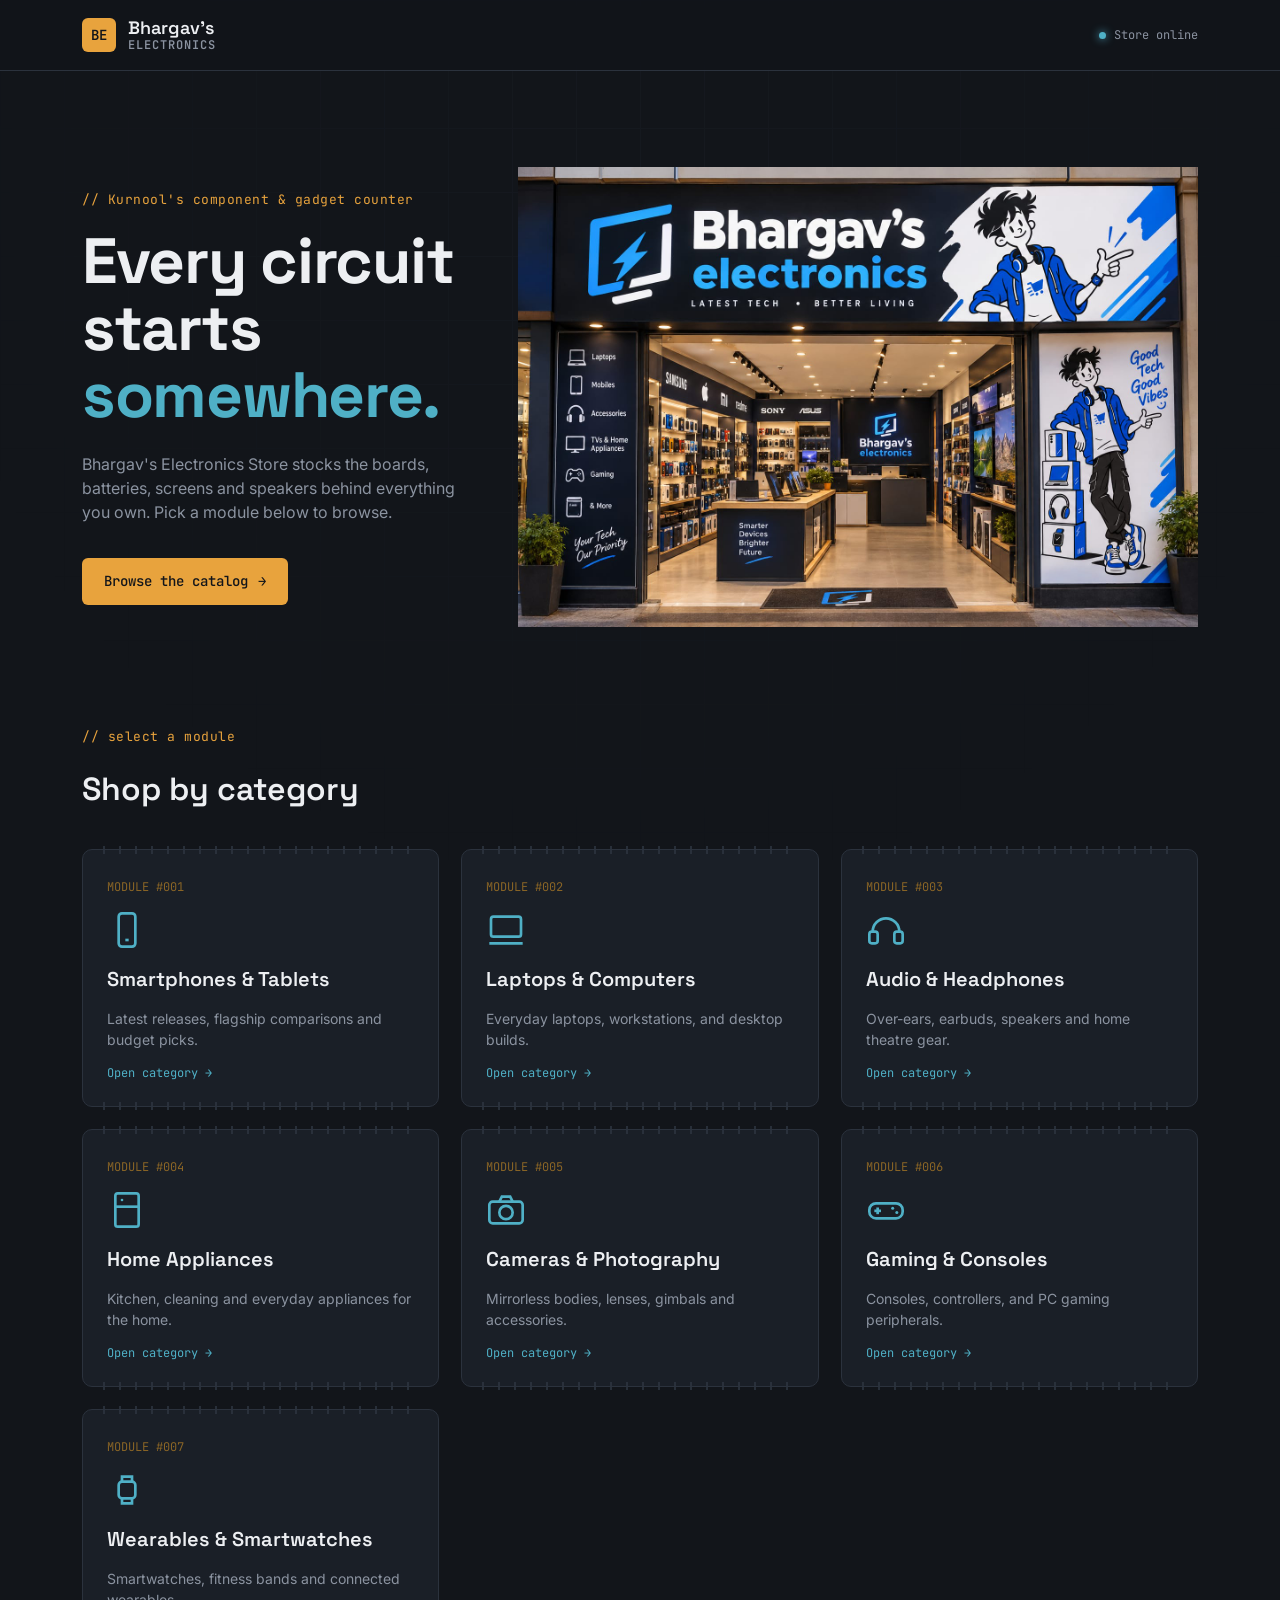
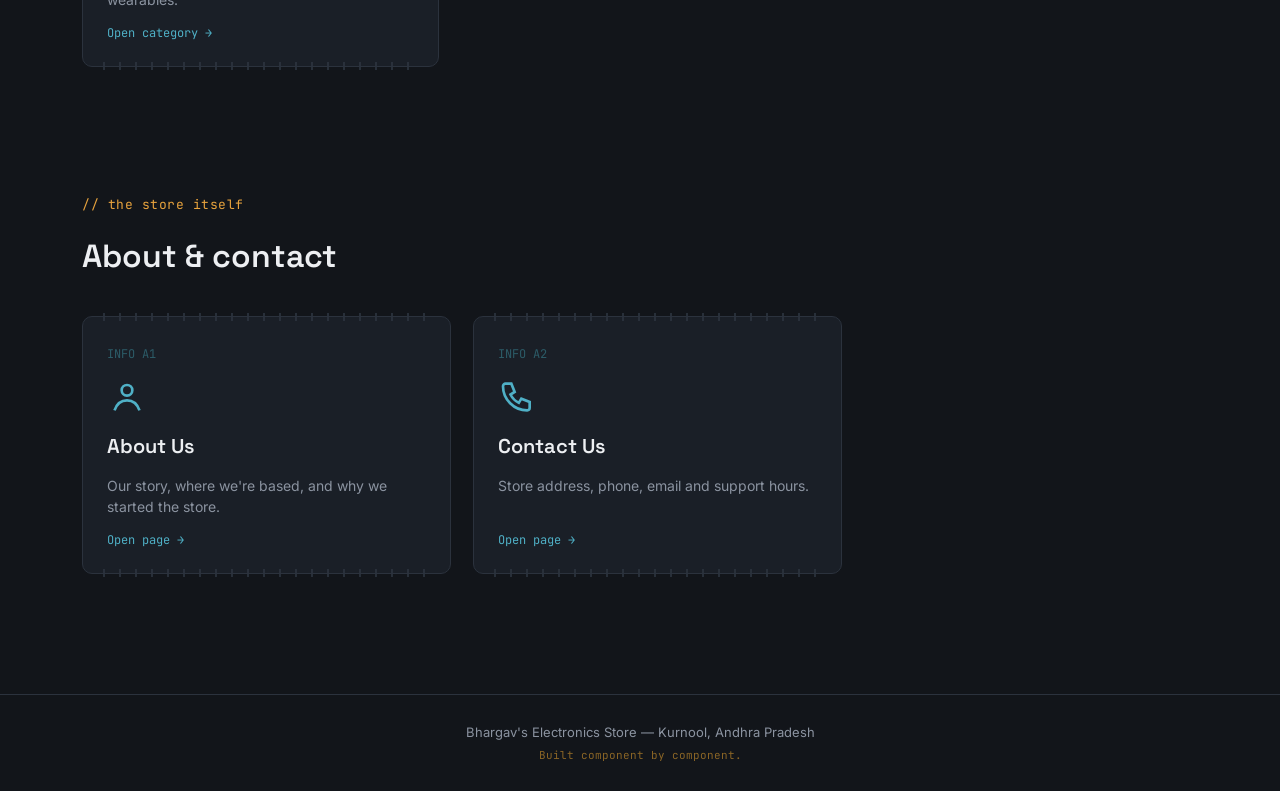
<file: index.html>
<!DOCTYPE html>
<html lang="en">
<head>
<meta charset="UTF-8">
<meta name="viewport" content="width=device-width, initial-scale=1.0">
<title>Bhargav's Electronics Store</title>
<link rel="preconnect" href="https://fonts.googleapis.com">
<link href="https://fonts.googleapis.com/css2?family=Space+Grotesk:wght@400;500;600;700&family=JetBrains+Mono:wght@400;500;600&family=Inter:wght@400;500;600&display=swap" rel="stylesheet">
<link rel="stylesheet" href="style.css">
</head>
<body>

<div class="board-bg" id="boardBg" aria-hidden="true"></div>

<header class="site-header">
  <div class="header-inner">
    <div class="brand">
      <span class="brand-mark">BE</span>
      <span class="brand-name">Bhargav's<em>Electronics</em></span>
    </div>
    <nav class="header-nav">
      <span class="nav-status"><span class="dot"></span>Store online</span>
    </nav>
  </div>
</header>

<main>
  <section class="hero">
    <div class="hero-inner">
      <p class="eyebrow">// Kurnool's component &amp; gadget counter</p>
      <h1 class="hero-title">Every circuit<br>starts <span class="accent">somewhere.</span></h1>
      <p class="hero-sub">Bhargav's Electronics Store stocks the boards, batteries, screens and speakers behind everything you own. Pick a module below to browse.</p>
      <a href="#catalog" class="hero-cta">Browse the catalog <span class="arrow">→</span></a>
    </div>
    <div class="hero-schematic" aria-hidden="true">
      <img src="store.jpeg" width="680" height="460" alt ="Schematic illustration of a circuit board" loading="lazy" class="hero-schematic-img"/>
      <svg class="hero-schematic-svg" viewBox="0 0 480 360" xmlns="http://www.w3.org/2000/svg">   
        <g class="trace-group">
          <path d="M240 146 V60 H120" class="trace"/>
          <path d="M240 146 V60 H360" class="trace"/>
          <path d="M206 180 H40" class="trace"/>
          <path d="M274 180 H440" class="trace"/>
          <path d="M240 214 V300 H90" class="trace"/>
          <path d="M240 214 V300 H390" class="trace"/>
        </g>
        <g class="nodes">
          <circle cx="120" cy="60" r="5"/>
          <circle cx="360" cy="60" r="5"/>
          <circle cx="40" cy="180" r="5"/>
          <circle cx="440" cy="180" r="5"/>
          <circle cx="90" cy="300" r="5"/>
          <circle cx="390" cy="300" r="5"/>
        </g>
      </svg>
    </div>
  </section>

  <section class="catalog" id="catalog">
    <div class="catalog-heading">
      <p class="eyebrow">// select a module</p>
      <h2>Shop by category</h2>
    </div>

    <div class="chip-grid" id="chipGrid">
      <!-- Chips injected by script.js -->
    </div>
  </section>

  <section class="catalog info-section" id="info">
    <div class="catalog-heading">
      <p class="eyebrow">// the store itself</p>
      <h2>About &amp; contact</h2>
    </div>

    <div class="chip-grid chip-grid--info" id="infoGrid">
      <!-- Chips injected by script.js -->
    </div>
  </section>
</main>

<footer class="site-footer">
  <p>Bhargav's Electronics Store — Kurnool, Andhra Pradesh</p>
  <p class="footer-fine">Built component by component.</p>
</footer>

<script src="script.js"></script>
</body>
</html>
</file>
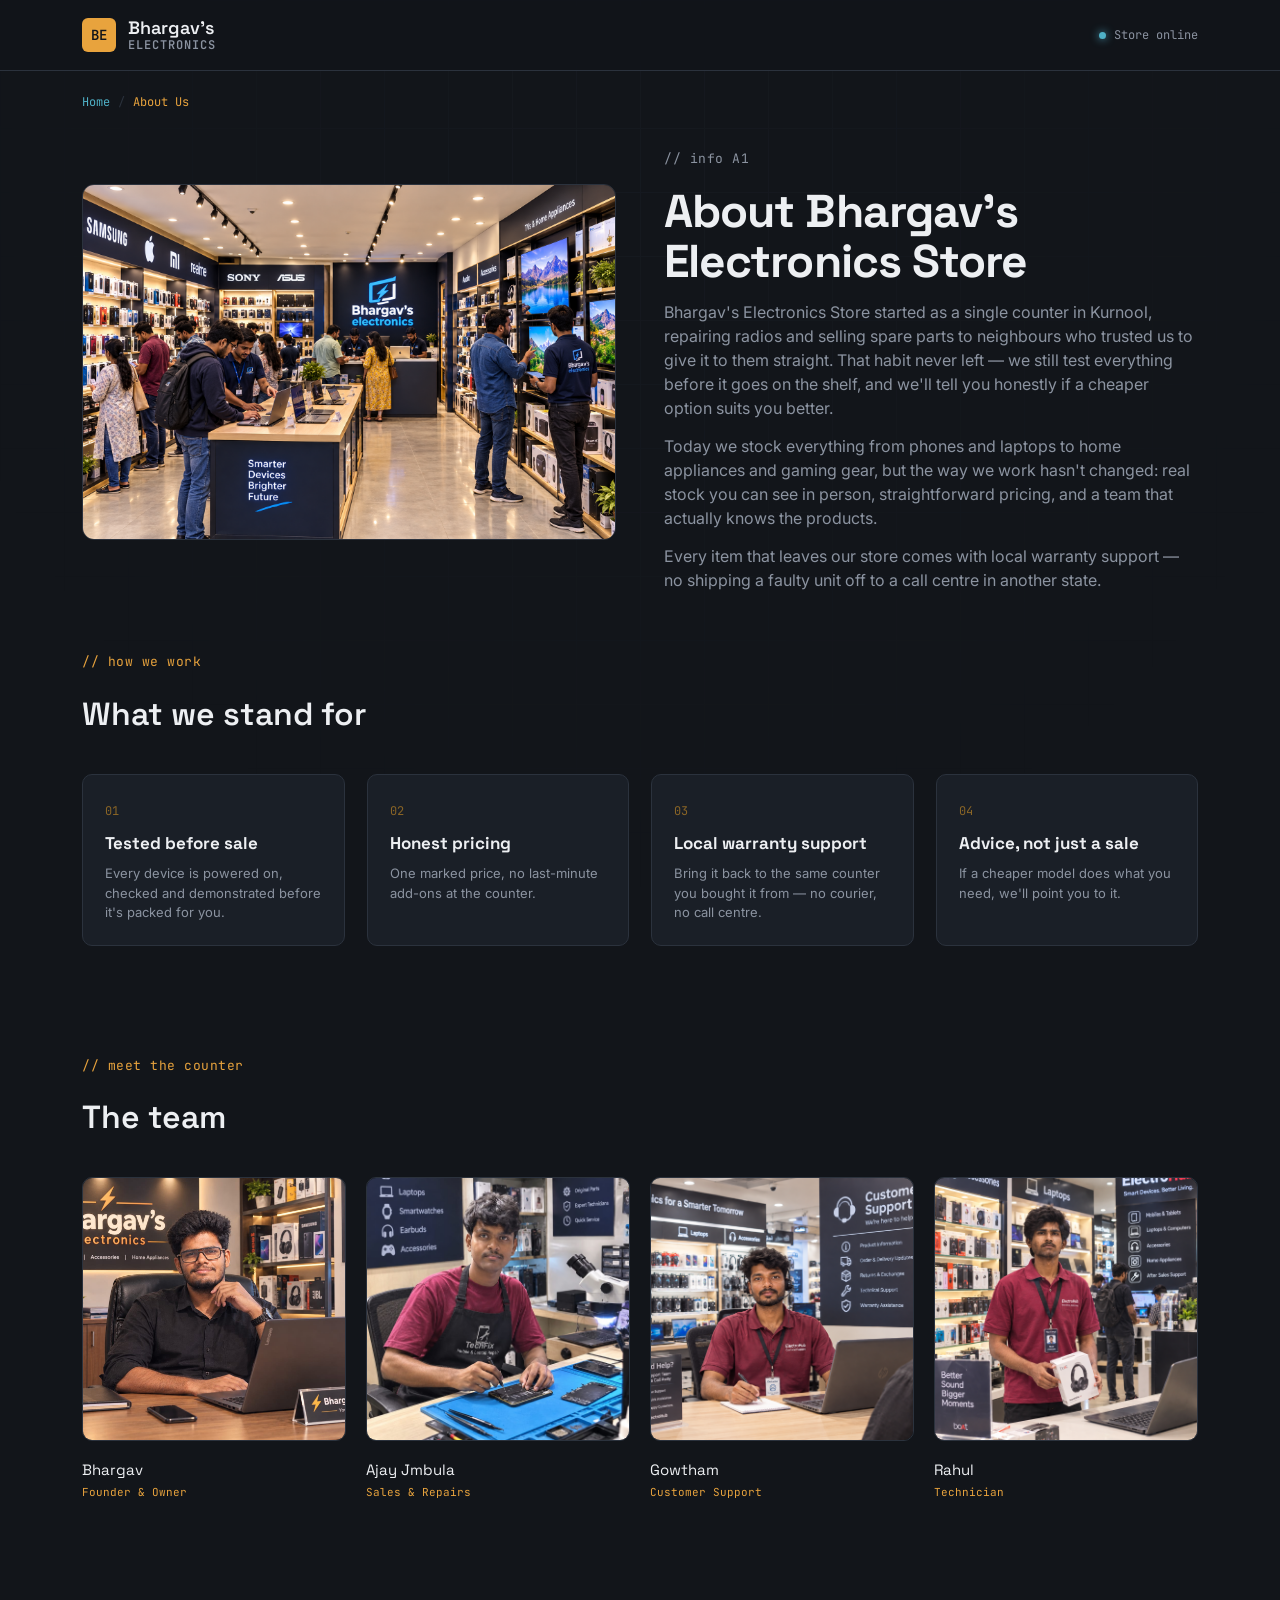
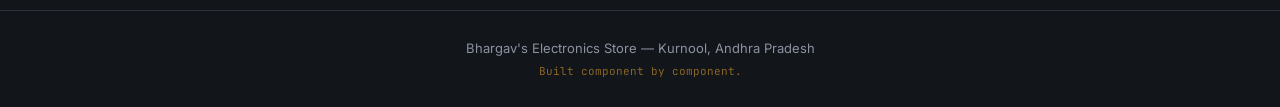
<file: about.html>
<!DOCTYPE html>
<html lang="en">
<head>
<meta charset="UTF-8">
<meta name="viewport" content="width=device-width, initial-scale=1.0">
<title>About Us — Bhargav's Electronics Store</title>
<link rel="preconnect" href="https://fonts.googleapis.com">
<link href="https://fonts.googleapis.com/css2?family=Space+Grotesk:wght@400;500;600;700&family=JetBrains+Mono:wght@400;500;600&family=Inter:wght@400;500;600&display=swap" rel="stylesheet">
<link rel="stylesheet" href="style.css">
</head>
<body>

<div class="board-bg" aria-hidden="true"></div>

<header class="site-header">
  <div class="header-inner">
    <a href="index.html" class="brand">
      <span class="brand-mark">BE</span>
      <span class="brand-name">Bhargav's<em>Electronics</em></span>
    </a>
    <nav class="header-nav">
      <span class="nav-status"><span class="dot"></span>Store online</span>
    </nav>
  </div>
</header>

<nav class="breadcrumb">
  <a href="index.html">Home</a>
  <span class="sep">/</span>
  <span class="current">About Us</span>
</nav>

<main>
  <section class="about-section">
    <div class="about-media">
      <img src="inthestore.png" alt="Bhargav's Electronics Store storefront" loading="lazy">
    </div>
    <div class="about-text">
      <p class="eyebrow">// info A1</p>
      <h1 class="page-hero-title">About Bhargav's Electronics Store</h1>
      <p>Bhargav's Electronics Store started as a single counter in Kurnool, repairing radios and selling spare parts to neighbours who trusted us to give it to them straight. That habit never left — we still test everything before it goes on the shelf, and we'll tell you honestly if a cheaper option suits you better.</p>
      <p>Today we stock everything from phones and laptops to home appliances and gaming gear, but the way we work hasn't changed: real stock you can see in person, straightforward pricing, and a team that actually knows the products.</p>
      <p>Every item that leaves our store comes with local warranty support — no shipping a faulty unit off to a call centre in another state.</p>
    </div>
  </section>

  <section class="values-section">
    <div class="catalog-heading">
      <p class="eyebrow">// how we work</p>
      <h2>What we stand for</h2>
    </div>
    <div class="values-grid">
      <div class="value-card">
        <span class="chip-index">01</span>
        <h3>Tested before sale</h3>
        <p>Every device is powered on, checked and demonstrated before it's packed for you.</p>
      </div>
      <div class="value-card">
        <span class="chip-index">02</span>
        <h3>Honest pricing</h3>
        <p>One marked price, no last-minute add-ons at the counter.</p>
      </div>
      <div class="value-card">
        <span class="chip-index">03</span>
        <h3>Local warranty support</h3>
        <p>Bring it back to the same counter you bought it from — no courier, no call centre.</p>
      </div>
      <div class="value-card">
        <span class="chip-index">04</span>
        <h3>Advice, not just a sale</h3>
        <p>If a cheaper model does what you need, we'll point you to it.</p>
      </div>
    </div>
  </section>

  <section class="team-strip">
    <div class="catalog-heading">
      <p class="eyebrow">// meet the counter</p>
      <h2>The team</h2>
    </div>
    <div class="team-grid">
      <div class="team-card">
        <img src="owner.jpeg" alt="Store team member" loading="lazy">
        <p class="team-name">Bhargav</p>
        <p class="team-role">Founder &amp; Owner</p>
      </div>
      <div class="team-card">
        <img src="AjayJambula.jpeg" alt="Store team member" loading="lazy">
        <p class="team-name">Ajay Jmbula</p>
        <p class="team-role">Sales &amp; Repairs</p>
      </div>
      <div class="team-card">
        <img src="Gowtham.png" alt="Store team member" loading="lazy">
        <p class="team-name">Gowtham</p>
        <p class="team-role">Customer Support</p>
      </div>
      <div class="team-card">
        <img src="RahulGoud.png" alt="Store team member" loading="lazy">
        <p class="team-name">Rahul</p>
        <p class="team-role">Technician</p>
      </div>
    </div>
  </section>
</main>

<footer class="site-footer">
  <p>Bhargav's Electronics Store — Kurnool, Andhra Pradesh</p>
  <p class="footer-fine">Built component by component.</p>
</footer>

</body>
</html>
</file>
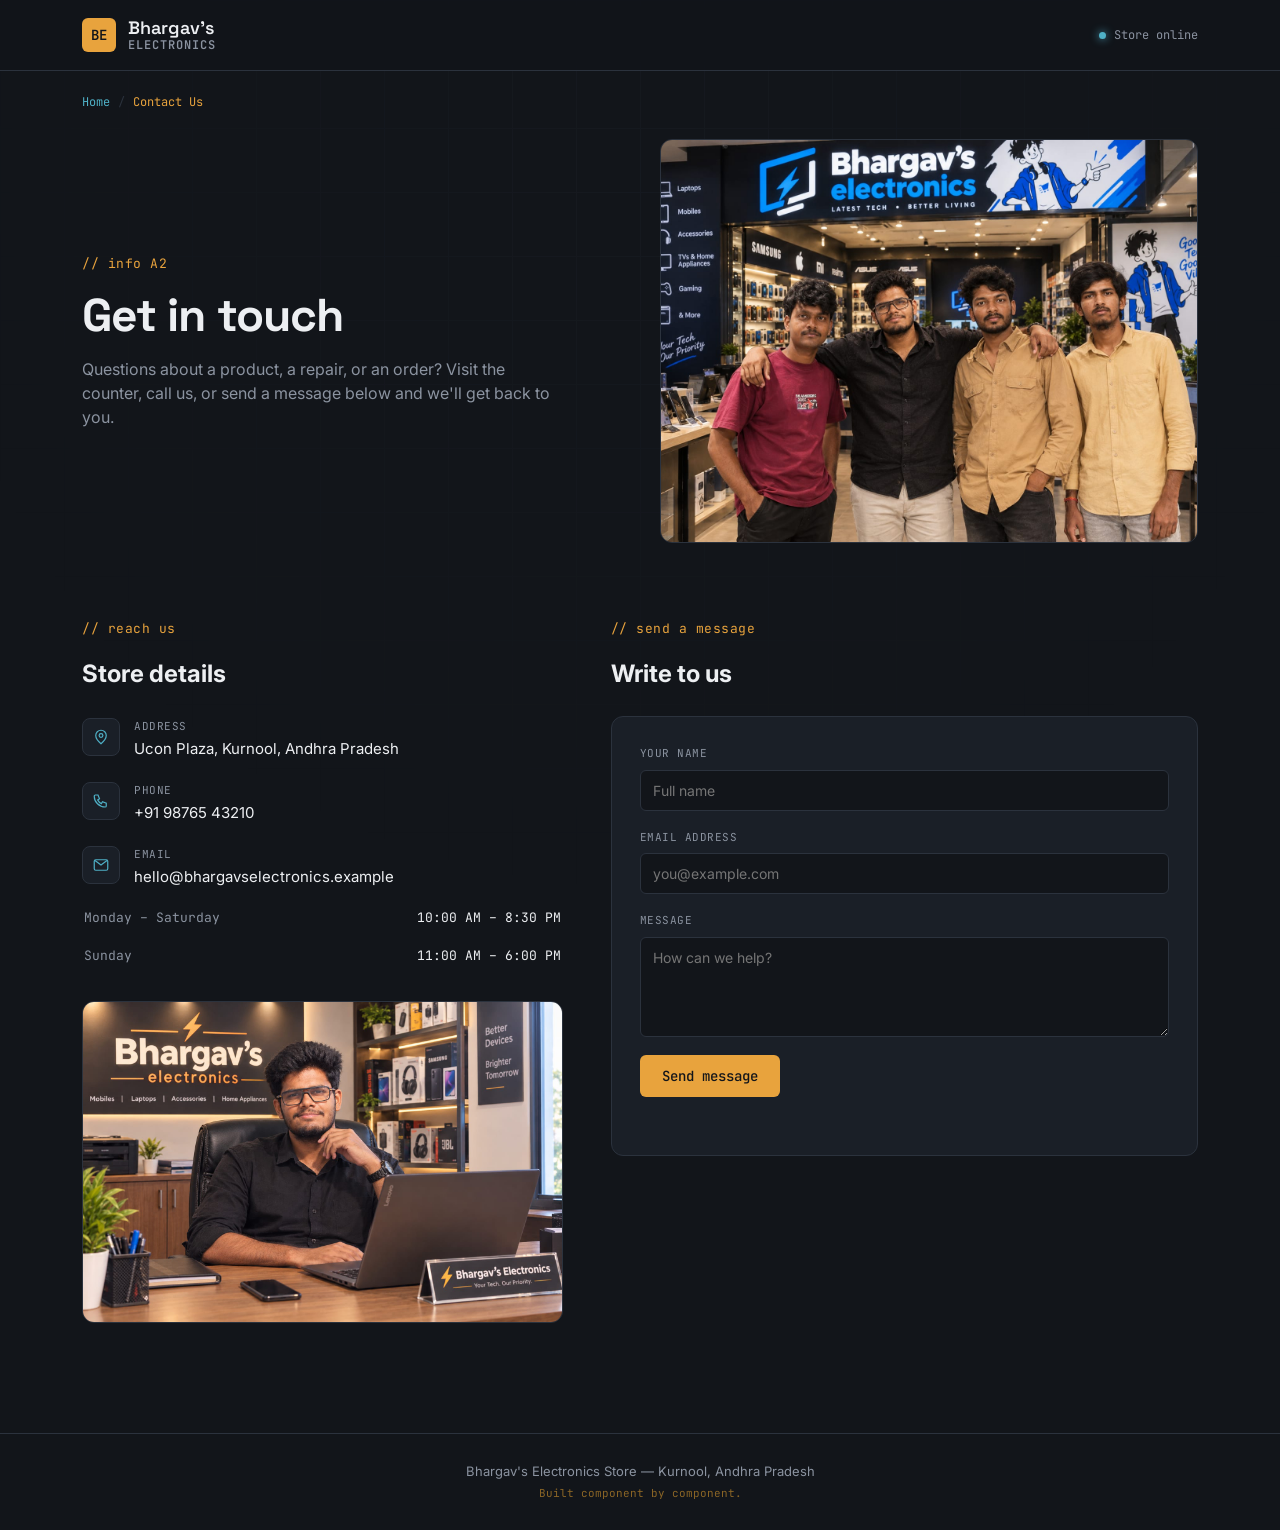
<file: contact.html>
<!DOCTYPE html>
<html lang="en">
<head>
<meta charset="UTF-8">
<meta name="viewport" content="width=device-width, initial-scale=1.0">
<title>Contact Us — Bhargav's Electronics Store</title>
<link rel="preconnect" href="https://fonts.googleapis.com">
<link href="https://fonts.googleapis.com/css2?family=Space+Grotesk:wght@400;500;600;700&family=JetBrains+Mono:wght@400;500;600&family=Inter:wght@400;500;600&display=swap" rel="stylesheet">
<link rel="stylesheet" href="style.css">
</head>
<body>

<div class="board-bg" aria-hidden="true"></div>

<header class="site-header">
  <div class="header-inner">
    <a href="index.html" class="brand">
      <span class="brand-mark">BE</span>
      <span class="brand-name">Bhargav's<em>Electronics</em></span>
    </a>
    <nav class="header-nav">
      <span class="nav-status"><span class="dot"></span>Store online</span>
    </nav>
  </div>
</header>

<nav class="breadcrumb">
  <a href="index.html">Home</a>
  <span class="sep">/</span>
  <span class="current">Contact Us</span>
</nav>

<main>
  <section class="page-hero">
    <div>
      <p class="eyebrow">// info A2</p>
      <h1 class="page-hero-title">Get in touch</h1>
      <p class="page-hero-sub">Questions about a product, a repair, or an order? Visit the counter, call us, or send a message below and we'll get back to you.</p>
    </div>
    <div class="page-hero-media">
      <img src="contactus.jpeg" alt="Store counter" loading="lazy">
    </div>
  </section>

  <section class="contact-section">
    <div>
      <p class="eyebrow">// reach us</p>
      <h2>Store details</h2>
      <div class="contact-info-list">
        <div class="contact-info-item">
          <span class="contact-info-icon">
            <svg viewBox="0 0 24 24" fill="none" stroke="currentColor" stroke-width="1.6"><path d="M12 21s-7-6.1-7-11a7 7 0 0 1 14 0c0 4.9-7 11-7 11Z"/><circle cx="12" cy="10" r="2.5"/></svg>
          </span>
          <div>
            <p class="contact-info-title">Address</p>
            <p class="contact-info-value">Ucon Plaza, Kurnool, Andhra Pradesh</p>
          </div>
        </div>
        <div class="contact-info-item">
          <span class="contact-info-icon">
            <svg viewBox="0 0 24 24" fill="none" stroke="currentColor" stroke-width="1.6"><path d="M3 5.5A1.5 1.5 0 0 1 4.5 4H8l2 5-2.5 1.5a11 11 0 0 0 5 5L14 13l5 2v3.5a1.5 1.5 0 0 1-1.5 1.5C9.6 20 3 13.4 3 5.5Z"/></svg>
          </span>
          <div>
            <p class="contact-info-title">Phone</p>
            <p class="contact-info-value">+91 98765 43210</p>
          </div>
        </div>
        <div class="contact-info-item">
          <span class="contact-info-icon">
            <svg viewBox="0 0 24 24" fill="none" stroke="currentColor" stroke-width="1.6"><rect x="3" y="5" width="18" height="14" rx="2"/><path d="m4 6 8 6 8-6"/></svg>
          </span>
          <div>
            <p class="contact-info-title">Email</p>
            <p class="contact-info-value">hello@bhargavselectronics.example</p>
          </div>
        </div>
      </div>

      <table class="hours-table">
        <tr><td>Monday – Saturday</td><td>10:00 AM – 8:30 PM</td></tr>
        <tr><td>Sunday</td><td>11:00 AM – 6:00 PM</td></tr>
      </table>

      <div class="map-frame">
        <img src="owner.jpeg" alt="Map location of the store" loading="lazy">
      </div>
    </div>

    <div>
      <p class="eyebrow">// send a message</p>
      <h2>Write to us</h2>
      <form class="contact-form" id="contactForm" style="margin-top:24px;">
        <div class="form-row">
          <label for="name">Your name</label>
          <input type="text" id="name" name="name" placeholder="Full name">
        </div>
        <div class="form-row">
          <label for="email">Email address</label>
          <input type="email" id="email" name="email" placeholder="you@example.com">
        </div>
        <div class="form-row">
          <label for="message">Message</label>
          <textarea id="message" name="message" placeholder="How can we help?"></textarea>
        </div>
        <button type="submit" class="form-submit">Send message</button>
        <p class="form-status" id="formStatus"></p>
      </form>
    </div>
  </section>
</main>

<footer class="site-footer">
  <p>Bhargav's Electronics Store — Kurnool, Andhra Pradesh</p>
  <p class="footer-fine">Built component by component.</p>
</footer>

<script src="contact.js"></script>
</body>
</html>
</file>
<file: style.css>
:root{
  --bg:#12151a;
  --panel:#1a1f27;
  --panel-2:#1f2530;
  --border:#2b323d;
  --text:#edeff2;
  --text-muted:#8b93a0;
  --copper:#e8a33d;
  --copper-dim:#8a6526;
  --blue:#4fb0c6;
  --blue-dim:#2c5c68;
  --font-display:'Space Grotesk', sans-serif;
  --font-body:'Inter', sans-serif;
  --font-mono:'JetBrains Mono', monospace;
}

*{ box-sizing:border-box; margin:0; padding:0; }

html{ scroll-behavior:smooth; }

body{
  background:var(--bg);
  color:var(--text);
  font-family:var(--font-body);
  line-height:1.5;
  overflow-x:hidden;
  position:relative;
}
/* ambient circuit-trace backdrop */
.board-bg{
  position:fixed;
  inset:0;
  z-index:0;
  pointer-events:none;
  background-image:
    linear-gradient(var(--border) 1px, transparent 1px),
    linear-gradient(90deg, var(--border) 1px, transparent 1px);
  background-size:64px 64px;
  opacity:0.18;
  mask-image:radial-gradient(circle at 50% 20%, black 0%, transparent 75%);
}

a{ color:inherit; text-decoration:none; }

/* ---------- header ---------- */
.site-header{
  position:relative;
  z-index:2;
  border-bottom:1px solid var(--border);
  background:rgba(18,21,26,0.85);
  backdrop-filter:blur(6px);
  position:sticky;
  top:0;
}
.img{
  width:50px;
  height:50px;
  border-radius:50%;
  object-fit:cover;
}
.header-inner{
  max-width:1180px;
  margin:0 auto;
  padding:18px 32px;
  display:flex;
  align-items:center;
  justify-content:space-between;
}

.brand{ display:flex; align-items:center; gap:12px; }

.brand-mark{
  font-family:var(--font-mono);
  font-weight:600;
  font-size:14px;
  color:var(--bg);
  background:var(--copper);
  width:34px; height:34px;
  border-radius:6px;
  display:flex; align-items:center; justify-content:center;
  letter-spacing:0.5px;
}

.brand-name{
  font-family:var(--font-display);
  font-weight:600;
  font-size:18px;
  display:flex;
  flex-direction:column;
  line-height:1.15;
}

.brand-name em{
  font-style:normal;
  font-size:12px;
  color:var(--text-muted);
  font-family:var(--font-mono);
  letter-spacing:1px;
  text-transform:uppercase;
}

.nav-status{
  font-family:var(--font-mono);
  font-size:12px;
  color:var(--text-muted);
  display:flex;
  align-items:center;
  gap:8px;
}

.dot{
  width:7px; height:7px;
  border-radius:50%;
  background:var(--blue);
  box-shadow:0 0 8px var(--blue);
  display:inline-block;
}

/* ---------- hero ---------- */
.hero{
  position:relative;
  z-index:1;
  max-width:1180px;
  margin:0 auto;
  padding:96px 32px 80px;
  display:grid;
  grid-template-columns:1.1fr 0.9fr;
  gap:40px;
  align-items:center;
}

.eyebrow{
  font-family:var(--font-mono);
  font-size:13px;
  color:var(--copper);
  letter-spacing:0.5px;
  margin-bottom:18px;
}

.hero-title{
  font-family:var(--font-display);
  font-weight:700;
  font-size:clamp(38px, 5vw, 64px);
  line-height:1.05;
  letter-spacing:-0.02em;
}

.hero-title .accent{ color:var(--blue); }

.hero-sub{
  margin-top:22px;
  max-width:46ch;
  color:var(--text-muted);
  font-size:16px;
}

.hero-cta{
  margin-top:34px;
  display:inline-flex;
  align-items:center;
  gap:10px;
  font-family:var(--font-mono);
  font-size:14px;
  font-weight:500;
  color:var(--bg);
  background:var(--copper);
  padding:13px 22px;
  border-radius:6px;
  transition:transform 0.15s ease, background 0.15s ease;
}

.hero-cta:hover{ background:#f0b25c; transform:translateY(-2px); }
.hero-cta .arrow{ transition:transform 0.15s ease; }
.hero-cta:hover .arrow{ transform:translateX(3px); }

.hero-schematic{ display:flex; justify-content:center; }
.hero-schematic svg{ width:100%; max-width:420px; height:auto; }

.ic-body{
  fill:var(--panel-2);
  stroke:var(--copper);
  stroke-width:1.5;
}
.ic-label{
  font-family:'JetBrains Mono', monospace;
  font-size:12px;
  fill:var(--copper);
}
.trace{
  stroke:var(--blue-dim);
  stroke-width:1.5;
  fill:none;
}
.nodes circle{ fill:var(--blue); }

/* ---------- catalog ---------- */
.catalog{
  position:relative;
  z-index:1;
  max-width:1180px;
  margin:0 auto;
  padding:20px 32px 120px;
}

.catalog-heading{ margin-bottom:36px; }
.catalog-heading h2{
  font-family:var(--font-display);
  font-size:32px;
  font-weight:600;
}

.chip-grid{
  display:grid;
  grid-template-columns:repeat(auto-fit, minmax(280px, 1fr));
  gap:22px;
}

/* IC-chip styled category card */
.chip-card{
  position:relative;
  background:var(--panel);
  border:1px solid var(--border);
  border-radius:10px;
  padding:28px 24px 24px;
  cursor:pointer;
  text-align:left;
  color:var(--text);
  font-family:var(--font-body);
  transition:border-color 0.18s ease, transform 0.18s ease, background 0.18s ease;
  display:flex;
  flex-direction:column;
  gap:14px;
  min-height:190px;
}

.chip-card:hover, .chip-card:focus-visible{
  border-color:var(--copper);
  transform:translateY(-4px);
  background:var(--panel-2);
  outline:none;
}
img.chip-card-illustration{
  width:100%;
  border-radius:6px;
  aspect-ratio:4/3;
  object-fit:cover;
  display:block;
}
.chip-card:focus-visible{ box-shadow:0 0 0 2px var(--copper); }

/* pin ticks along top/bottom to sell the "chip" motif */
.chip-card::before, .chip-card::after{
  content:"";
  position:absolute;
  left:20px; right:20px;
  height:8px;
  background-image:repeating-linear-gradient(90deg, var(--border) 0 2px, transparent 2px 16px);
  opacity:0.9;
}
.chip-card::before{ top:-4px; }
.chip-card::after{ bottom:-4px; }

.chip-index{
  font-family:var(--font-mono);
  font-size:12px;
  color:var(--copper-dim);
}

.chip-icon{
  width:40px; height:40px;
  color:var(--blue);
}
.chip-icon svg{ width:100%; height:100%; }

.chip-title{
  font-family:var(--font-display);
  font-size:20px;
  font-weight:600;
}

.chip-desc{
  color:var(--text-muted);
  font-size:14px;
  flex-grow:1;
}

.chip-go{
  font-family:var(--font-mono);
  font-size:12px;
  color:var(--blue);
  display:flex;
  align-items:center;
  gap:6px;
}
.chip-card:hover .chip-go{ color:var(--copper); }

.info-section{ padding-top:8px; }

.chip-grid--info{
  grid-template-columns:repeat(auto-fit, minmax(260px, 1fr));
  max-width:760px;
}

/* info cards echo the module style but hover into blue instead of copper,
   signaling "about the store" rather than "a product line" */
.chip-card--info:hover, .chip-card--info:focus-visible{
  border-color:var(--blue);
  background:var(--panel-2);
}
.chip-card--info .chip-index{ color:var(--blue-dim); }
.chip-card--info:hover .chip-go{ color:var(--blue); }

/* ---------- footer ---------- */
.site-footer{
  position:relative;
  z-index:1;
  border-top:1px solid var(--border);
  padding:28px 32px;
  text-align:center;
  color:var(--text-muted);
  font-size:13px;
}
.footer-fine{
  margin-top:4px;
  font-family:var(--font-mono);
  font-size:11px;
  color:var(--copper-dim);
}

/* ---------- breadcrumb (detail pages) ---------- */
.breadcrumb{
  position:relative;
  z-index:1;
  max-width:1180px;
  margin:0 auto;
  padding:22px 32px 0;
  font-family:var(--font-mono);
  font-size:12px;
  color:var(--text-muted);
  display:flex;
  align-items:center;
  gap:8px;
}
.breadcrumb a{ color:var(--blue); }
.breadcrumb a:hover{ color:var(--copper); }
.breadcrumb .sep{ color:var(--border); }
.breadcrumb .current{ color:var(--copper); }

/* ---------- category page hero (banner) ---------- */
.page-hero{
  position:relative;
  z-index:1;
  max-width:1180px;
  margin:0 auto;
  padding:28px 32px 56px;
  display:grid;
  grid-template-columns:1fr 1fr;
  gap:40px;
  align-items:center;
}

.page-hero-media{
  border:1px solid var(--border);
  border-radius:12px;
  overflow:hidden;
  aspect-ratio:4/3;
  background:var(--panel);
}
.page-hero-media img{
  width:100%; height:100%;
  object-fit:cover;
  display:block;
}

.page-hero-title{
  font-family:var(--font-display);
  font-weight:700;
  font-size:clamp(30px, 4vw, 46px);
  line-height:1.08;
  letter-spacing:-0.02em;
}
.page-hero-sub{
  margin-top:16px;
  color:var(--text-muted);
  max-width:48ch;
}
.page-hero-stats{
  margin-top:26px;
  display:flex;
  gap:28px;
  flex-wrap:wrap;
}
.stat{
  font-family:var(--font-mono);
}
.stat-num{
  display:block;
  font-size:22px;
  color:var(--copper);
  font-weight:600;
}
.stat-label{
  font-size:11px;
  color:var(--text-muted);
  text-transform:uppercase;
  letter-spacing:0.5px;
}

/* ---------- product grid ---------- */
.product-section{
  position:relative;
  z-index:1;
  max-width:1180px;
  margin:0 auto;
  padding:10px 32px 110px;
}

.product-grid{
  display:grid;
  grid-template-columns:repeat(auto-fit, minmax(260px, 1fr));
  gap:24px;
}

.product-card{
  background:var(--panel);
  border:1px solid var(--border);
  border-radius:12px;
  overflow:hidden;
  display:flex;
  flex-direction:column;
  transition:border-color 0.18s ease, transform 0.18s ease;
}
.product-card:hover{ border-color:var(--copper); transform:translateY(-4px); }

.product-image{
  aspect-ratio:5/4;
  overflow:hidden;
  background:var(--panel-2);
}
.product-image img{
  width:100%; height:100%;
  object-fit:cover;
  display:block;
  transition:transform 0.3s ease;
}
.product-card:hover .product-image img{ transform:scale(1.05); }

.product-body{
  padding:18px 18px 20px;
  display:flex;
  flex-direction:column;
  gap:8px;
  flex-grow:1;
}
.product-name{
  font-family:var(--font-display);
  font-size:17px;
  font-weight:600;
}
.product-spec{
  font-size:13px;
  color:var(--text-muted);
  flex-grow:1;
}
.product-footer{
  display:flex;
  align-items:center;
  justify-content:space-between;
  margin-top:6px;
}
.product-price{
  font-family:var(--font-mono);
  color:var(--blue);
  font-size:15px;
  font-weight:600;
}
.product-tag{
  font-family:var(--font-mono);
  font-size:10px;
  color:var(--copper);
  border:1px solid var(--copper-dim);
  border-radius:4px;
  padding:3px 7px;
  text-transform:uppercase;
  letter-spacing:0.4px;
}

/* ---------- about page ---------- */
.about-section{
  position:relative;
  z-index:1;
  max-width:1180px;
  margin:0 auto;
  padding:20px 32px 60px;
  display:grid;
  grid-template-columns:1fr 1fr;
  gap:48px;
  align-items:center;
}
.about-media{
  border:1px solid var(--border);
  border-radius:12px;
  overflow:hidden;
}
.about-media img{ width:100%; display:block; }

.about-text p{ color:var(--text-muted); margin-top:14px; }
.about-text p:first-of-type{ margin-top:18px; }

.values-section{
  position:relative;
  z-index:1;
  max-width:1180px;
  margin:0 auto;
  padding:0 32px 110px;
}
.values-grid{
  display:grid;
  grid-template-columns:repeat(auto-fit, minmax(240px, 1fr));
  gap:22px;
  margin-top:30px;
}
.value-card{
  background:var(--panel);
  border:1px solid var(--border);
  border-radius:10px;
  padding:22px;
}
.value-card .chip-index{ font-family:var(--font-mono); font-size:12px; color:var(--copper-dim); }
.value-card h3{ font-family:var(--font-display); font-size:17px; margin-top:10px; }
.value-card p{ color:var(--text-muted); font-size:13px; margin-top:8px; }

.team-strip{
  position:relative;
  z-index:1;
  max-width:1180px;
  margin:0 auto;
  padding:0 32px 110px;
}
.team-grid{
  display:grid;
  grid-template-columns:repeat(auto-fit, minmax(200px, 1fr));
  gap:20px;
  margin-top:30px;
}
.team-card img{
  width:100%;
  aspect-ratio:1;
  object-fit:cover;
  border-radius:10px;
  border:1px solid var(--border);
}
.team-card .team-name{
  font-family:var(--font-display);
  font-size:15px;
  margin-top:12px;
}
.team-card .team-role{
  font-family:var(--font-mono);
  font-size:11px;
  color:var(--copper);
  margin-top:2px;
}

/* ---------- contact page ---------- */
.contact-section{
  position:relative;
  z-index:1;
  max-width:1180px;
  margin:0 auto;
  padding:20px 32px 110px;
  display:grid;
  grid-template-columns:0.9fr 1.1fr;
  gap:48px;
}

.contact-info-list{ margin-top:26px; display:flex; flex-direction:column; gap:22px; }
.contact-info-item{ display:flex; gap:14px; }
.contact-info-icon{
  width:38px; height:38px;
  flex-shrink:0;
  border-radius:8px;
  background:var(--panel);
  border:1px solid var(--border);
  color:var(--blue);
  display:flex; align-items:center; justify-content:center;
}
.contact-info-icon svg{ width:18px; height:18px; }
.contact-info-title{
  font-family:var(--font-mono);
  font-size:11px;
  text-transform:uppercase;
  letter-spacing:0.5px;
  color:var(--text-muted);
}
.contact-info-value{ margin-top:3px; font-size:15px; }

.hours-table{
  margin-top:10px;
  font-family:var(--font-mono);
  font-size:13px;
  width:100%;
}
.hours-table tr{ border-bottom:1px solid var(--border); }
.hours-table td{ padding:8px 0; color:var(--text-muted); }
.hours-table td:last-child{ text-align:right; color:var(--text); }

.contact-form{
  background:var(--panel);
  border:1px solid var(--border);
  border-radius:12px;
  padding:28px;
}
.form-row{ margin-bottom:18px; display:flex; flex-direction:column; gap:8px; }
.form-row label{
  font-family:var(--font-mono);
  font-size:11px;
  text-transform:uppercase;
  letter-spacing:0.5px;
  color:var(--text-muted);
}
.form-row input, .form-row textarea{
  background:var(--bg);
  border:1px solid var(--border);
  border-radius:6px;
  padding:11px 12px;
  color:var(--text);
  font-family:var(--font-body);
  font-size:14px;
}
.form-row input:focus, .form-row textarea:focus{
  outline:none;
  border-color:var(--copper);
}
.form-row textarea{ resize:vertical; min-height:100px; }

.form-submit{
  font-family:var(--font-mono);
  font-size:14px;
  font-weight:500;
  color:var(--bg);
  background:var(--copper);
  padding:12px 22px;
  border-radius:6px;
  border:none;
  cursor:pointer;
  transition:background 0.15s ease, transform 0.15s ease;
}
.form-submit:hover{ background:#f0b25c; transform:translateY(-2px); }

.form-status{
  margin-top:14px;
  font-family:var(--font-mono);
  font-size:12px;
  color:var(--blue);
  min-height:16px;
}

.map-frame{
  margin-top:26px;
  border:1px solid var(--border);
  border-radius:12px;
  overflow:hidden;
}
.map-frame img{ width:100%; display:block; }

/* ---------- responsive ---------- */
@media (max-width:860px){
  .hero{ grid-template-columns:1fr; padding-top:60px; }
  .hero-schematic{ order:-1; }
  .page-hero{ grid-template-columns:1fr; }
  .about-section{ grid-template-columns:1fr; }
  .contact-section{ grid-template-columns:1fr; }
}

@media (prefers-reduced-motion: reduce){
  html{ scroll-behavior:auto; }
  .chip-card, .hero-cta, .arrow{ transition:none; }
}
</file>
